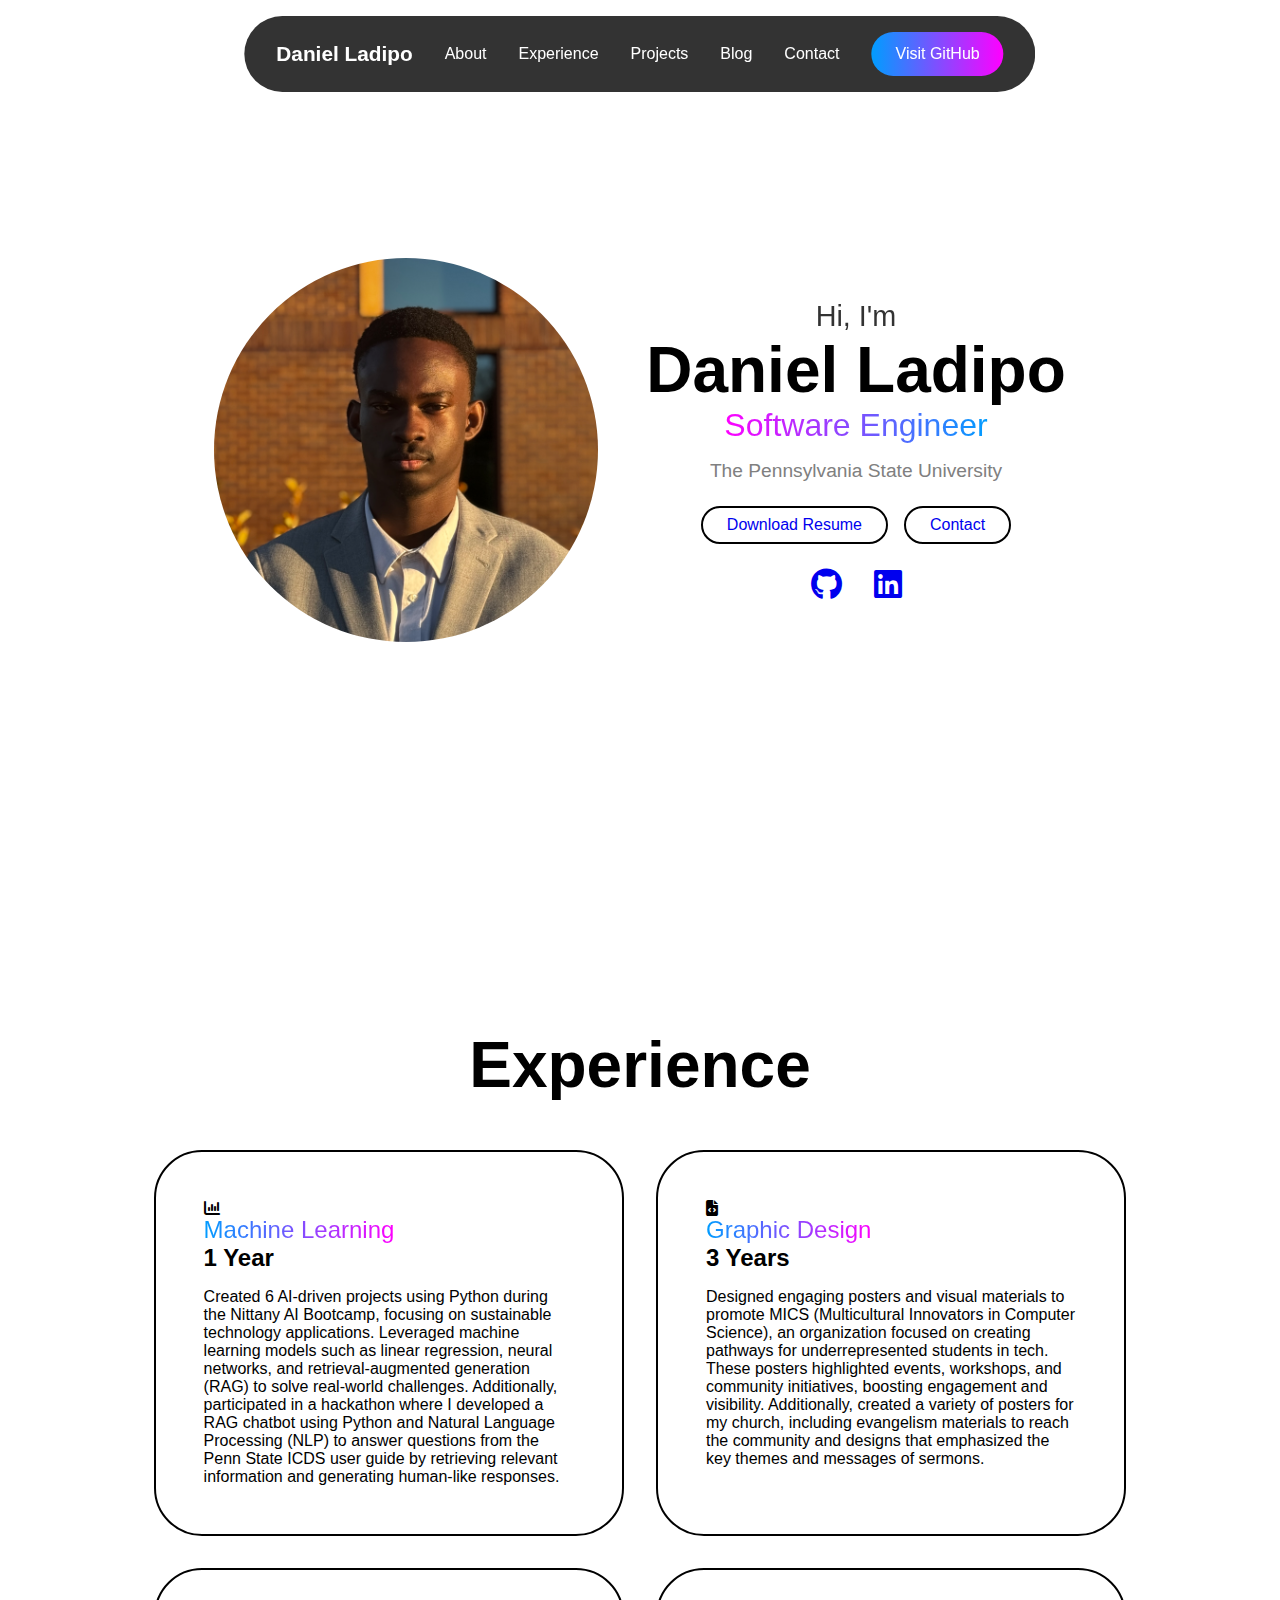
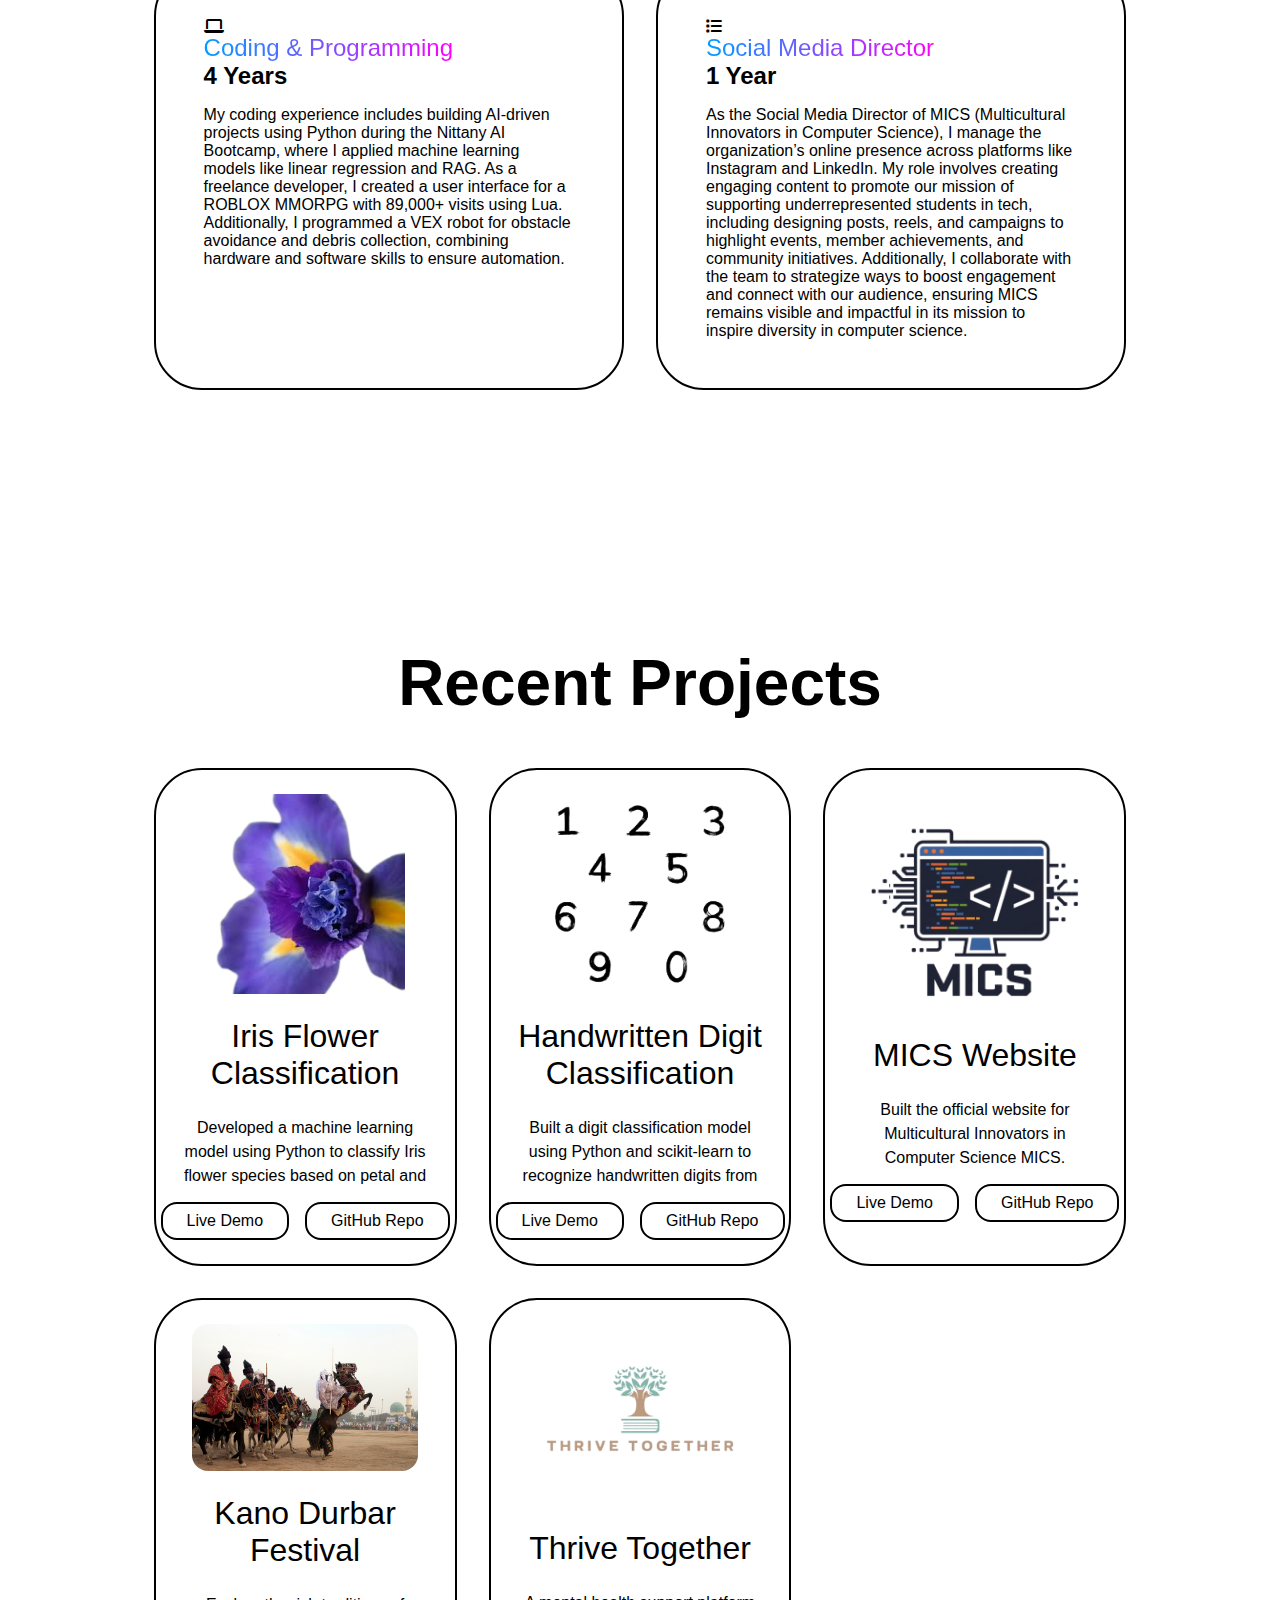
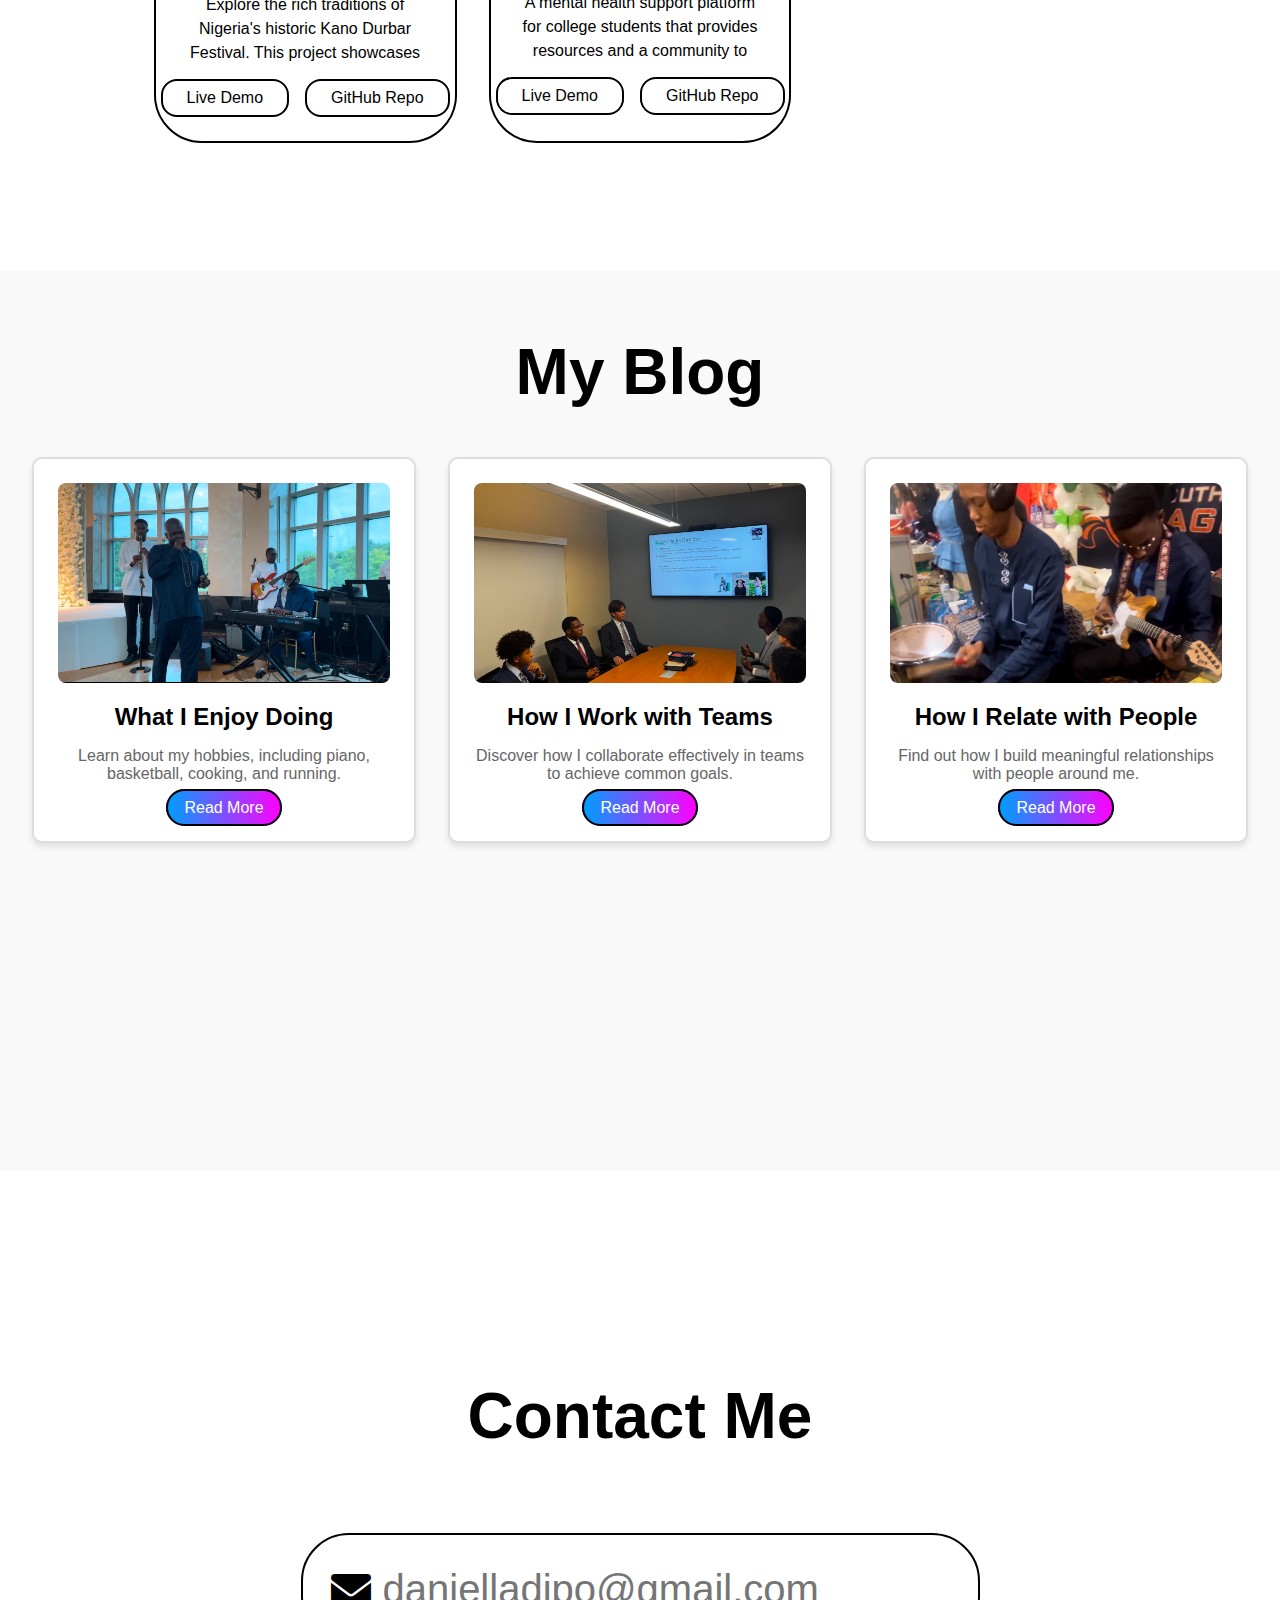
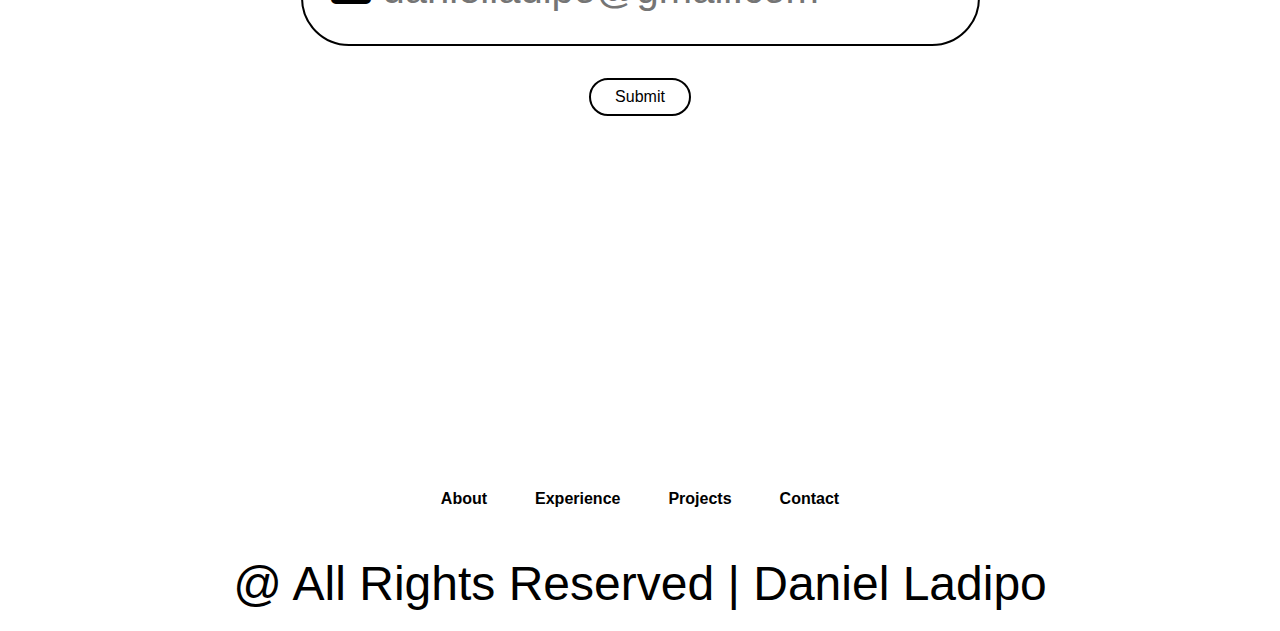
<file: index.html>
<!DOCTYPE html>
<html lang="en">
<head>
    <meta charset="UTF-8">
    <meta name="viewport" content="width=device-width, initial-scale=1.0">
    <title>Portfolio Website</title>
    <link rel="stylesheet" href="style.css">
    <link rel="stylesheet" href="https://cdnjs.cloudflare.com/ajax/libs/font-awesome/6.6.0/css/all.min.css">
</head>
<body>
    <header class="header">
        <a href="#" class="logo"><span>Daniel Ladipo</span></a>
        <ul class="nav-links">
            <li><a href="#about">About</a></li>
            <li><a href="#experience">Experience</a></li>
            <li><a href="#projects">Projects</a></li>
            <li><a href="#blog">Blog</a></li>
            <li><a href="#contact">Contact</a></li>
        </ul>
        <i class="fa-solid fa-bars" id="menu-icon"></i>
        <button class="visit-btn" id="visit-github">Visit GitHub</button>
    </header>

    <!-- About Section -->
    <section id="about" class="about">
        <div class="about-container">
            <img src="image.jpeg" alt="Daniel Ladipo">
            <div class="info-box">
                <div class="text">
                    <h3>Hi, I'm</h3>
                    <h1>Daniel Ladipo</h1>
                    <span>Software Engineer</span>
                    <p style="margin-top: 1rem; font-size: 1.2rem; font-weight: 500; color: gray;">
                        The Pennsylvania State University
                    </p>
                </div>
                <div class="btn-group">
                    <a href="my_resume.pdf" download class="btn">Download Resume</a>
                    <a href="#contact" class="btn">Contact</a>
                </div>
                <div class="socials">
                    <a href="https://github.com/5k-dan" target="_blank">
                        <i class="fa-brands fa-github"></i>
                    </a>
                    <a href="https://www.linkedin.com/in/daniel-ladipo-a55960312/" target="_blank">
                        <i class="fa-brands fa-linkedin"></i>
                    </a>
                </div>
            </div>
        </div>
    </section>

    <!-- Experience Section -->
    <section id="experience" class="experience">
        <h2 class="section-title">Experience</h2>
        <div class="experience-info">
            <div class="grid">
                <div class="grid-card">
                    <i class="fa-solid fa-chart-column"></i>
                    <span>Machine Learning</span>
                    <h3>1 Year</h3>
                    <p>Created 6 AI-driven projects using Python during the Nittany AI Bootcamp, focusing on sustainable technology applications. Leveraged machine learning models such as linear regression, neural networks, and retrieval-augmented generation (RAG) to solve real-world challenges. Additionally, participated in a hackathon where I developed a RAG chatbot using Python and Natural Language Processing (NLP) to answer questions from the Penn State ICDS user guide by retrieving relevant information and generating human-like responses.</p>
                </div>
                <div class="grid-card">
                    <i class="fa-solid fa-file-code"></i>
                    <span>Graphic Design</span>
                    <h3>3 Years</h3>
                    <p>Designed engaging posters and visual materials to promote MICS (Multicultural Innovators in Computer Science), an organization focused on creating pathways for underrepresented students in tech. These posters highlighted events, workshops, and community initiatives, boosting engagement and visibility. Additionally, created a variety of posters for my church, including evangelism materials to reach the community and designs that emphasized the key themes and messages of sermons.</p>
                </div>
                <div class="grid-card">
                    <i class="fa-solid fa-laptop"></i>
                    <span>Coding & Programming</span>
                    <h3>4 Years</h3>
                    <p>My coding experience includes building AI-driven projects using Python during the Nittany AI Bootcamp, where I applied machine learning models like linear regression and RAG. As a freelance developer, I created a user interface for a ROBLOX MMORPG with 89,000+ visits using Lua. Additionally, I programmed a VEX robot for obstacle avoidance and debris collection, combining hardware and software skills to ensure automation.</p>
                </div>
                <div class="grid-card">
                    <i class="fa-solid fa-list"></i>
                    <span>Social Media Director</span>
                    <h3>1 Year</h3>
                    <p>As the Social Media Director of MICS (Multicultural Innovators in Computer Science), I manage the organization’s online presence across platforms like Instagram and LinkedIn. My role involves creating engaging content to promote our mission of supporting underrepresented students in tech, including designing posts, reels, and campaigns to highlight events, member achievements, and community initiatives. Additionally, I collaborate with the team to strategize ways to boost engagement and connect with our audience, ensuring MICS remains visible and impactful in its mission to inspire diversity in computer science.</p>
                </div>
            </div>
        </div>
    </section>

   <section id="projects" class="projects">
    <h2 class="section-title">Recent Projects</h2>
    <div class="projects-grid">
        <!-- Existing Projects -->
        <div class="project-card">
            <img src="iris_pic.png" alt="Iris Flower Classification">
            <h3>Iris Flower Classification</h3>
            <p>Developed a machine learning model using Python to classify Iris flower species based on petal and sepal dimensions. Achieved 98% accuracy by implementing logistic regression and visualized feature relationships with Seaborn and Matplotlib.</p>
            <div class="btn-group">
                <a href="https://github.com/5k-dan/Ai-Projects/blob/main/Flower_Classification.ipynb" target="_blank" class="btn">Live Demo</a>
                <a href="https://github.com/5k-dan/Ai-Projects/blob/main/Flower_Classification.ipynb" target="_blank" class="btn">GitHub Repo</a>
            </div>
        </div>
        <div class="project-card">
            <img src="digits_pic.png" alt="Handwritten Digit Classification">
            <h3>Handwritten Digit Classification</h3>
            <p>Built a digit classification model using Python and scikit-learn to recognize handwritten digits from the MNIST dataset. Utilized machine learning algorithms and achieved high accuracy through data preprocessing and model optimization.</p>
            <div class="btn-group">
                <a href="https://github.com/5k-dan/Ai-Projects/blob/main/MNIST_from_scratch.ipynb" target="_blank" class="btn">Live Demo</a>
                <a href="https://github.com/5k-dan/Ai-Projects/blob/main/MNIST_from_scratch.ipynb" target="_blank" class="btn">GitHub Repo</a>
            </div>
        </div>
        <div class="project-card">
            <img src="MICS_LOGO.png" alt="MICS Website">
            <h3>MICS Website</h3>
            <p>Built the official website for Multicultural Innovators in Computer Science MICS.</p>
            <div class="btn-group">
                <a href="https://micspsu.netlify.app/" target="_blank" class="btn">Live Demo</a>
                <a href="https://github.com/5k-dan/mics_website" target="_blank" class="btn">GitHub Repo</a>
            </div>
        </div>
        <div class="project-card">
            <img src="kanodurbar_pic.jpeg" alt="Kano Durbar Festival">
            <h3>Kano Durbar Festival</h3>
            <p>Explore the rich traditions of Nigeria's historic Kano Durbar Festival. This project showcases the vibrant culture and heritage.</p>
            <div class="btn-group">
                <a href="https://kanodurbarfestival.netlify.app/" target="_blank" class="btn">Live Demo</a>
                <a href="https://github.com/5k-dan/kanodurbar" target="_blank" class="btn">GitHub Repo</a>
            </div>
        </div>
        <!-- New Project -->
        <div class="project-card">
            <img src="thrivelogo.png" alt="Thrive Together">
            <h3>Thrive Together</h3>
            <p>A mental health support platform for college students that provides resources and a community to thrive emotionally. Learn more about this innovative tool to promote well-being in the college environment.</p>
            <div class="btn-group">
                <a href="https://thrivetogethers.netlify.app/#" target="_blank" class="btn">Live Demo</a>
                <a href="https://github.com/5k-dan/thrivetogether" target="_blank" class="btn">GitHub Repo</a>
            </div>
        </div>
    </div>
</section>


    <!-- Blog Section -->
    <section id="blog" class="blog">
        <h2 class="section-title">My Blog</h2>
        <div class="blog-grid">
            <div class="blog-card">
                <img src="enjoy2.jpg" alt="What I Enjoy Doing" class="blog-img-1">
                <h3>What I Enjoy Doing</h3>
                <p>Learn about my hobbies, including piano, basketball, cooking, and running.</p>
                <a href="blog-what-i-enjoy-doing.html" class="btn">Read More</a>
            </div>
            <div class="blog-card">
                <img src="teams1.jpg" alt="How I Work with Teams" class="blog-img-2">
                <h3>How I Work with Teams</h3>
                <p>Discover how I collaborate effectively in teams to achieve common goals.</p>
                <a href="blog-how-i-work-with-teams.html" class="btn">Read More</a>
            </div>
            <div class="blog-card">
                <img src="relate1.jpg" alt="How I Relate with People" class="blog-img-3">
                <h3>How I Relate with People</h3>
                <p>Find out how I build meaningful relationships with people around me.</p>
                <a href="blog-how-i-relate-with-people.html" class="btn">Read More</a>
            </div>
        </div>
    </section>


    <!-- Contact Section -->
    <section class="contact" id="contact">
        <div class="input-box">
            <h2 class="section-title">Contact Me</h2>
            <div class="input">
                <input type="text" placeholder="danielladipo@gmail.com">
                <i class="fa-solid fa-envelope"></i>
            </div>
            <div class="btn">Submit</div>
        </div>
    </section>

    <!-- Footer -->
    <footer>
        <ul>
            <li><a href="#about">About</a></li>
            <li><a href="#experience">Experience</a></li>
            <li><a href="#projects">Projects</a></li>
            <li><a href="#contact">Contact</a></li>
        </ul>
        <p class="copyright">@ All Rights Reserved | Daniel Ladipo</p>
    </footer>

    <script src="script.js"></script>
</body>
</html>
</file>
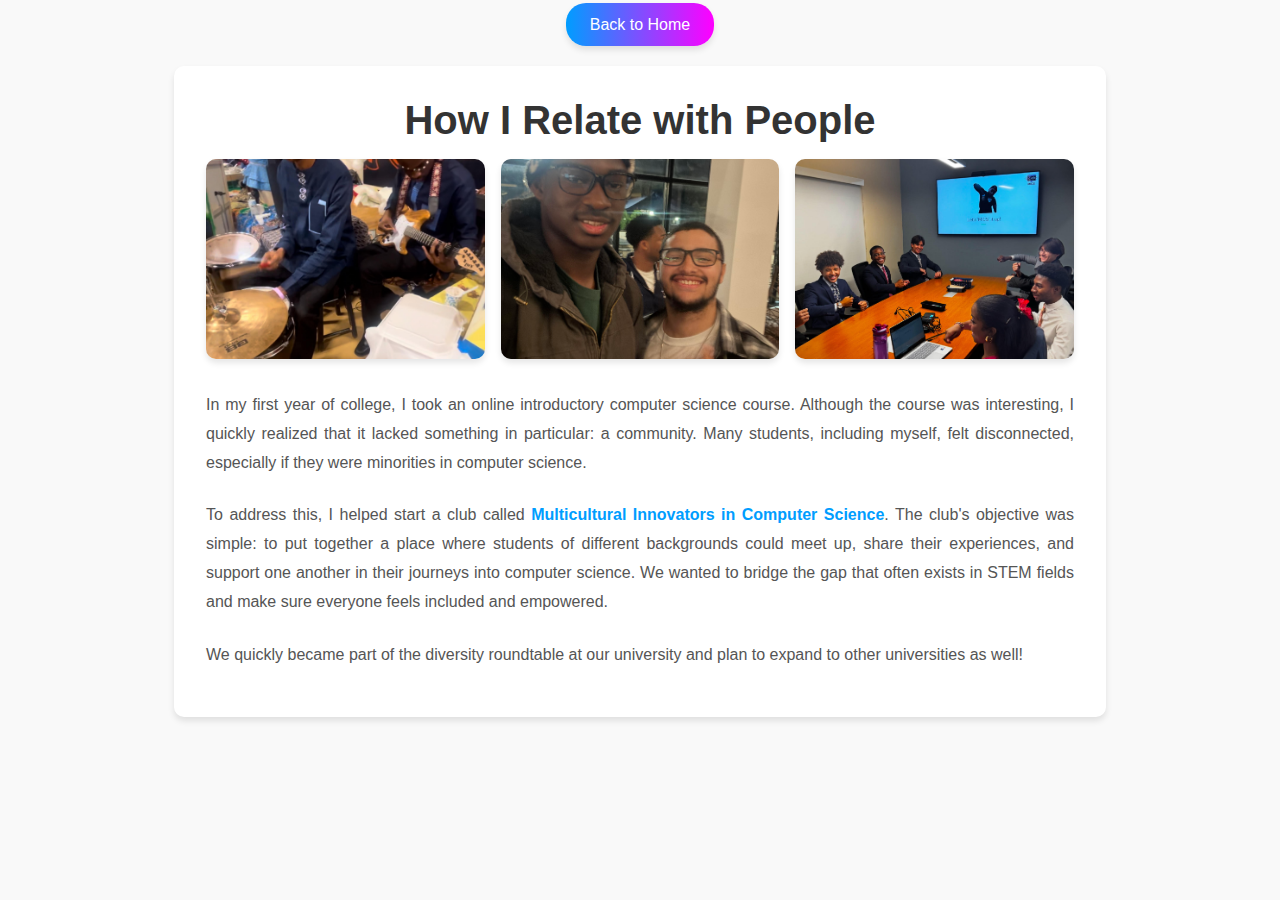
<file: blog-how-i-relate-with-people.html>
<!DOCTYPE html>
<html lang="en">
<head>
    <meta charset="UTF-8">
    <meta name="viewport" content="width=device-width, initial-scale=1.0">
    <title>How I Relate with People</title>
    <style>
        body {
            font-family: 'Poppins', sans-serif;
            margin: 0;
            padding: 0;
            background-color: #f9f9f9;
        }
        .back-home {
            text-align: center;
            margin: 1rem 0;
        }
        .btn {
            padding: 0.8rem 1.5rem;
            background: linear-gradient(to right, rgb(0, 157, 255), rgb(255, 0, 255));
            color: white;
            border-radius: 20px;
            text-decoration: none;
            font-size: 1rem;
            box-shadow: 0 4px 6px rgba(0, 0, 0, 0.1);
        }
        .btn:hover {
            background: linear-gradient(to right, rgb(255, 0, 255), rgb(0, 157, 255));
            transform: scale(1.05);
        }
        .relate-container {
            max-width: 900px;
            margin: 2rem auto;
            padding: 1rem;
            background: white;
            border-radius: 10px;
            box-shadow: 0 4px 6px rgba(0, 0, 0, 0.1);
            overflow: hidden;
        }
        .relate-title {
            font-size: 2.5rem;
            font-weight: bold;
            text-align: center;
            margin: 1rem 0;
            color: #333;
        }
        .relate-content {
            margin: 2rem auto;
            line-height: 1.8;
            font-size: 1rem;
            color: #555;
            text-align: justify;
            padding: 0 1rem;
        }
        .relate-content p {
            margin-bottom: 1.5rem;
        }
        .image-grid {
            display: grid;
            grid-template-columns: repeat(auto-fit, minmax(200px, 1fr));
            gap: 1rem;
            justify-content: center;
            margin: 1rem 0;
            padding: 0 1rem;
        }
        .image-grid img {
            width: 100%;
            height: 200px;
            object-fit: cover;
            border-radius: 10px;
            box-shadow: 0 4px 6px rgba(0, 0, 0, 0.1);
            transition: transform 0.3s ease;
        }
        .image-grid img:hover {
            transform: scale(1.05);
        }
        .highlight {
            color: rgb(0, 157, 255);
            font-weight: bold;
        }
        @media (max-width: 768px) {
            .image-grid {
                grid-template-columns: 1fr;
            }
        }
    </style>
</head>
<body>
    <!-- Back to Home Button -->
    <div class="back-home">
        <a href="index.html" class="btn">Back to Home</a>
    </div>

    <!-- Blog Post Content -->
    <div class="relate-container">
        <h1 class="relate-title">How I Relate with People</h1>
        <div class="image-grid">
            <img src="relate1.jpg" alt="Networking Event">
            <img src="relate2.jpg" alt="Collaboration Session">
            <img src="relate3.jpg" alt="Community Building">
        </div>
        <div class="relate-content">
            <p>
                In my first year of college, I took an online introductory computer science course. Although the course was interesting, I quickly realized that it lacked something in particular: a community. Many students, including myself, felt disconnected, especially if they were minorities in computer science.
            </p>
            <p>
                To address this, I helped start a club called <span class="highlight">Multicultural Innovators in Computer Science</span>. The club's objective was simple: to put together a place where students of different backgrounds could meet up, share their experiences, and support one another in their journeys into computer science. We wanted to bridge the gap that often exists in STEM fields and make sure everyone feels included and empowered.
            </p>
            <p>
                We quickly became part of the diversity roundtable at our university and plan to expand to other universities as well!
            </p>
        </div>
    </div>
</body>
</html>
</file>
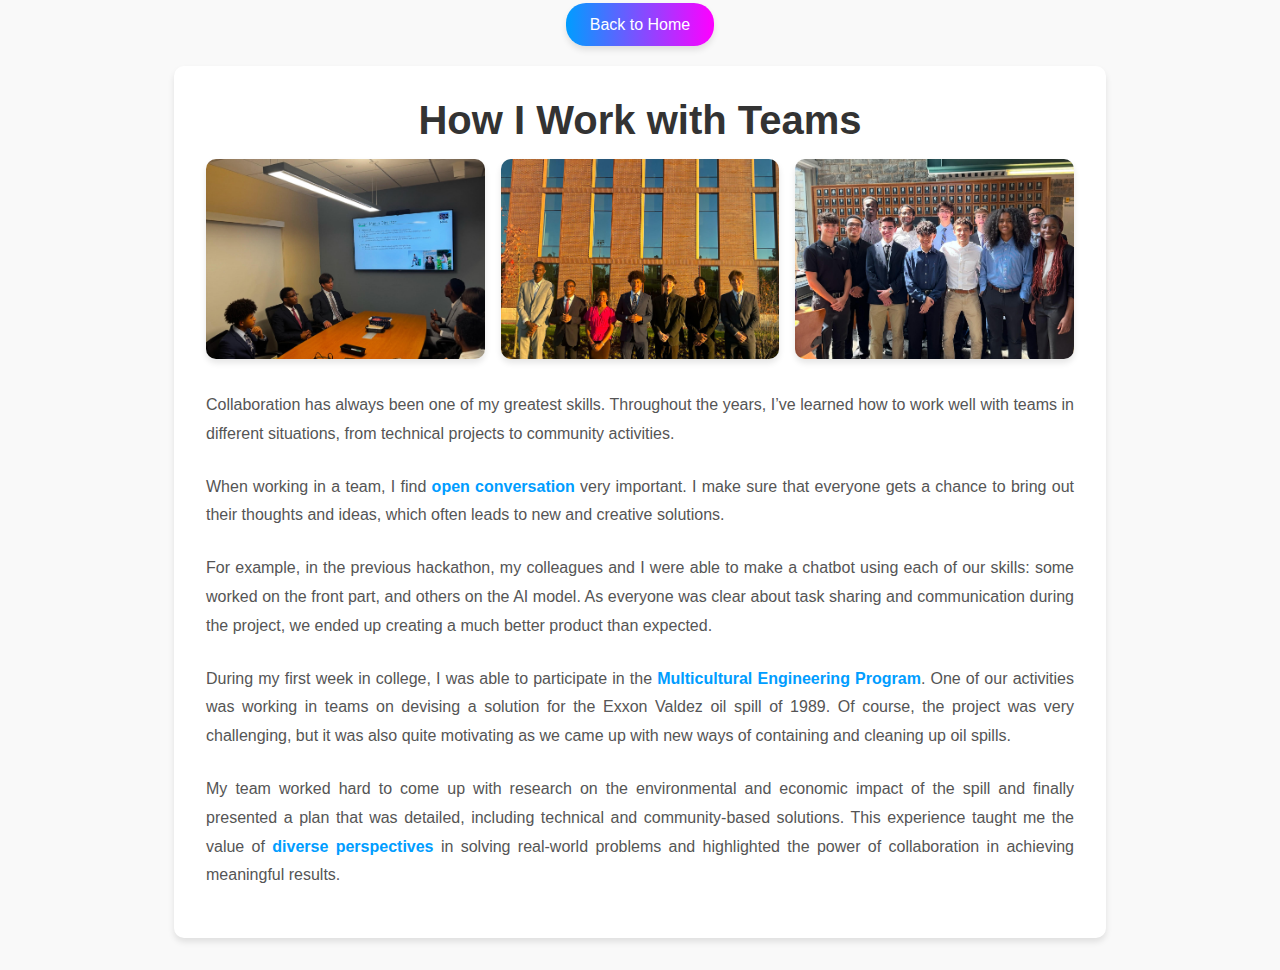
<file: blog-how-i-work-with-teams.html>
<!DOCTYPE html>
<html lang="en">
<head>
    <meta charset="UTF-8">
    <meta name="viewport" content="width=device-width, initial-scale=1.0">
    <title>How I Work with Teams</title>
    <style>
        body {
            font-family: 'Poppins', sans-serif;
            margin: 0;
            padding: 0;
            background-color: #f9f9f9;
        }
        .back-home {
            text-align: center;
            margin: 1rem 0;
        }
        .btn {
            padding: 0.8rem 1.5rem;
            background: linear-gradient(to right, rgb(0, 157, 255), rgb(255, 0, 255));
            color: white;
            border-radius: 20px;
            text-decoration: none;
            font-size: 1rem;
            box-shadow: 0 4px 6px rgba(0, 0, 0, 0.1);
        }
        .btn:hover {
            background: linear-gradient(to right, rgb(255, 0, 255), rgb(0, 157, 255));
            transform: scale(1.05);
        }
        .work-with-teams-container {
            max-width: 900px;
            margin: 2rem auto;
            padding: 1rem;
            background: white;
            border-radius: 10px;
            box-shadow: 0 4px 6px rgba(0, 0, 0, 0.1);
            overflow: hidden;
        }
        .work-with-teams-title {
            font-size: 2.5rem;
            font-weight: bold;
            text-align: center;
            margin: 1rem 0;
            color: #333;
        }
        .work-with-teams-content {
            margin: 2rem auto;
            line-height: 1.8;
            font-size: 1rem;
            color: #555;
            text-align: justify;
            padding: 0 1rem;
        }
        .work-with-teams-content p {
            margin-bottom: 1.5rem;
        }
        .image-grid {
            display: grid;
            grid-template-columns: repeat(auto-fit, minmax(200px, 1fr));
            gap: 1rem;
            justify-content: center;
            margin: 1rem 0;
            padding: 0 1rem;
        }
        .image-grid img {
            width: 100%;
            height: 200px;
            object-fit: cover;
            border-radius: 10px;
            box-shadow: 0 4px 6px rgba(0, 0, 0, 0.1);
            transition: transform 0.3s ease;
        }
        .image-grid img:hover {
            transform: scale(1.05);
        }
        .highlight {
            color: rgb(0, 157, 255);
            font-weight: bold;
        }
        @media (max-width: 768px) {
            .image-grid {
                grid-template-columns: 1fr;
            }
        }
    </style>
</head>
<body>
    <!-- Back to Home Button -->
    <div class="back-home">
        <a href="index.html" class="btn">Back to Home</a>
    </div>

    <!-- Blog Post Content -->
    <div class="work-with-teams-container">
        <h1 class="work-with-teams-title">How I Work with Teams</h1>
        <div class="image-grid">
            <img src="teams1.jpg" alt="Team Collaboration Brainstorming">
            <img src="teams2.jpg" alt="Hackathon Collaboration">
            <img src="teams3.jpg" alt="Team Presentation">
        </div>
        <div class="work-with-teams-content">
            <p>
                Collaboration has always been one of my greatest skills. Throughout the years, I’ve learned how to work well with teams in different situations, from technical projects to community activities.
            </p>
            <p>
                When working in a team, I find <span class="highlight">open conversation</span> very important. I make sure that everyone gets a chance to bring out their thoughts and ideas, which often leads to new and creative solutions.
            </p>
            <p>
                For example, in the previous hackathon, my colleagues and I were able to make a chatbot using each of our skills: some worked on the front part, and others on the AI model. As everyone was clear about task sharing and communication during the project, we ended up creating a much better product than expected.
            </p>
            <p>
                During my first week in college, I was able to participate in the <span class="highlight">Multicultural Engineering Program</span>. One of our activities was working in teams on devising a solution for the Exxon Valdez oil spill of 1989. Of course, the project was very challenging, but it was also quite motivating as we came up with new ways of containing and cleaning up oil spills.
            </p>
            <p>
                My team worked hard to come up with research on the environmental and economic impact of the spill and finally presented a plan that was detailed, including technical and community-based solutions. This experience taught me the value of <span class="highlight">diverse perspectives</span> in solving real-world problems and highlighted the power of collaboration in achieving meaningful results.
            </p>
        </div>
    </div>
</body>
</html>
</file>
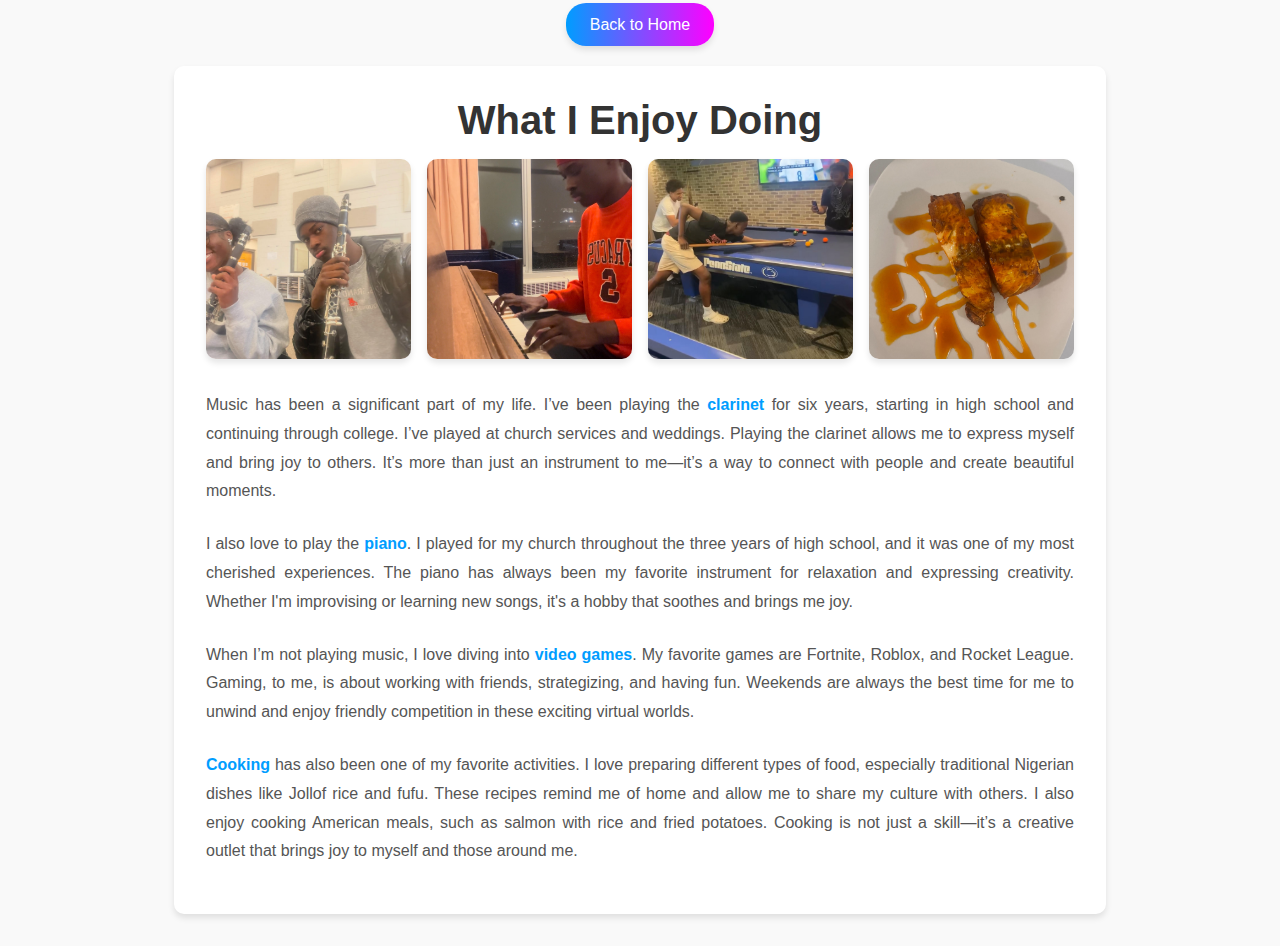
<file: blog-what-i-enjoy-doing.html>
<!DOCTYPE html>
<html lang="en">
<head>
    <meta charset="UTF-8">
    <meta name="viewport" content="width=device-width, initial-scale=1.0">
    <title>What I Enjoy Doing</title>
    <style>
        body {
            font-family: 'Poppins', sans-serif;
            margin: 0;
            padding: 0;
            background-color: #f9f9f9;
        }
        .back-home {
            text-align: center;
            margin: 1rem 0;
        }
        .btn {
            padding: 0.8rem 1.5rem;
            background: linear-gradient(to right, rgb(0, 157, 255), rgb(255, 0, 255));
            color: white;
            border-radius: 20px;
            text-decoration: none;
            font-size: 1rem;
            box-shadow: 0 4px 6px rgba(0, 0, 0, 0.1);
        }
        .btn:hover {
            background: linear-gradient(to right, rgb(255, 0, 255), rgb(0, 157, 255));
            transform: scale(1.05);
        }
        .blog-post-container {
            max-width: 900px;
            margin: 2rem auto;
            padding: 1rem;
            background: white;
            border-radius: 10px;
            box-shadow: 0 4px 6px rgba(0, 0, 0, 0.1);
            overflow: hidden;
        }
        .post-title {
            font-size: 2.5rem;
            font-weight: bold;
            text-align: center;
            margin: 1rem 0;
            color: #333;
        }
        .post-content {
            margin: 2rem auto;
            line-height: 1.8;
            font-size: 1rem;
            color: #555;
            text-align: justify;
            padding: 0 1rem;
        }
        .post-content p {
            margin-bottom: 1.5rem;
        }
        .image-grid {
            display: grid;
            grid-template-columns: repeat(auto-fit, minmax(200px, 1fr));
            gap: 1rem;
            justify-content: center;
            margin: 1rem 0;
            padding: 0 1rem;
        }
        .image-grid img {
            width: 100%;
            height: 200px;
            object-fit: cover;
            border-radius: 10px;
            box-shadow: 0 4px 6px rgba(0, 0, 0, 0.1);
            transition: transform 0.3s ease;
        }
        .image-grid img:hover {
            transform: scale(1.05);
        }
        .highlight {
            color: rgb(0, 157, 255);
            font-weight: bold;
        }
        @media (max-width: 768px) {
            .image-grid {
                grid-template-columns: 1fr;
            }
        }
    </style>
</head>
<body>
    <div class="back-home">
        <a href="index.html" class="btn">Back to Home</a>
    </div>
    <div class="blog-post-container">
        <h1 class="post-title">What I Enjoy Doing</h1>
        <div class="image-grid">
            <img src="clarinet.jpg" alt="Playing the Clarinet">
            <img src="piano.jpg" alt="Playing the Piano">
            <img src="gaming.jpg" alt="Gaming with Friends">
            <img src="cooking.jpg" alt="Cooking Delicious Meals">
        </div>
        <div class="post-content">
            <p>
                Music has been a significant part of my life. I’ve been playing the <span class="highlight">clarinet</span> for six years, starting in high school and continuing through college. I’ve played at church services and weddings. Playing the clarinet allows me to express myself and bring joy to others. It’s more than just an instrument to me—it’s a way to connect with people and create beautiful moments.
            </p>
            <p>
                I also love to play the <span class="highlight">piano</span>. I played for my church throughout the three years of high school, and it was one of my most cherished experiences. The piano has always been my favorite instrument for relaxation and expressing creativity. Whether I'm improvising or learning new songs, it's a hobby that soothes and brings me joy.
            </p>
            <p>
                When I’m not playing music, I love diving into <span class="highlight">video games</span>. My favorite games are Fortnite, Roblox, and Rocket League. Gaming, to me, is about working with friends, strategizing, and having fun. Weekends are always the best time for me to unwind and enjoy friendly competition in these exciting virtual worlds.
            </p>
            <p>
                <span class="highlight">Cooking</span> has also been one of my favorite activities. I love preparing different types of food, especially traditional Nigerian dishes like Jollof rice and fufu. These recipes remind me of home and allow me to share my culture with others. I also enjoy cooking American meals, such as salmon with rice and fried potatoes. Cooking is not just a skill—it’s a creative outlet that brings joy to myself and those around me.
            </p>
        </div>
    </div>
</body>
</html>
</file>
<file: style.css>
* {
    margin: 0;
    padding: 0;
    box-sizing: border-box;
    font-family: 'Poppins', sans-serif;
    text-decoration: none;
    scroll-behavior: smooth;
    list-style: none;
}

header {
    position: fixed;
    top: 1rem;
    left: 50%;
    transform: translateX(-50%);
    display: flex;
    align-items: center;
    gap: 5rem;
    background-color: rgba(0, 0, 0, 0.8);
    backdrop-filter: blur(8px);
    color: white;
    padding: 0.5rem 1.5rem;
    border-radius: 3rem;
    z-index: 1000;
}

.logo {
    color: white;
    font-size: 1.3rem;
    font-weight: 600;
    white-space: nowrap;
    transition: 0.3s ease-in-out;
}

.logo:hover {
    transform: scale(1.1);
}

.nav-links {
    display: flex;
    gap: 2rem;
}

li a {
    position: relative;
    color: white;
    font-weight: 300;
}

li a::before {
    position: absolute;
    content: '';
    width: 0;
    left: 0;
    height: 5px;
    top: 25px;
    border-radius: 1rem;
    transition: 0.3s ease-in-out;
    background: linear-gradient(to right, rgb(0, 157, 255), rgb(255, 0, 255));
}

li a:hover::before {
    width: 100%;
}

.visit-btn {
    padding: 0.8rem 1.5rem;
    border-radius: 3rem;
    border: none;
    font-weight: 500;
    font-size: 1rem;
    color: white;
    cursor: pointer;
    text-wrap: nowrap;
    transition: 0.3s ease-in-out;
    background: linear-gradient(to right, rgb(0, 157, 255), rgb(255, 0, 255));
}

.visit-btn:hover {
    transform: scale(1.03);
    box-shadow: 0 5px 15px rgba(255, 0, 255, 0.4);
}

#menu-icon {
    font-size: 2rem;
    display: none;
}

@media (max-width: 768px) {
    #menu-icon {
        display: block;
        cursor: pointer;
    }

    .nav-links {
        display: none;
        flex-direction: column;
        gap: 1rem;
        position: absolute;
        top: 100%;
        right: 0;
        background-color: rgba(0, 0, 0, 0.9);
        padding: 1rem;
        border-radius: 1rem;
    }

    .nav-links.active {
        display: flex;
    }
}

section {
    min-height: 100vh;
    padding: 8rem 12%;
    width: 100%;
    position: relative;
}

.about {
    display: flex;
    align-items: center;
    justify-content: center;
}

.about .about-container {
    display: flex;
    align-items: center;
    justify-content: center;
    gap: 10rem;
}

.about img {
    width: 30vw;
    height: 30vw;
    object-fit: cover;
    object-position: center top; /* Moves the image slightly upwards */
    border-radius: 50%;
}




.info-box {
    display: flex;
    flex-direction: column;
    text-align: center;
    align-items: center;
    justify-content: center;
    gap: 1.5rem;
}

.info-box h3 {
    font-size: 1.8rem;
    font-weight: 500;
    opacity: 0.8;
}

.info-box h1 {
    font-size: 4rem;
    font-weight: 600;
}

.info-box span {
    background: linear-gradient(to right, rgb(255, 0, 255), rgb(0, 157, 255));
    background-clip: text;
    color: transparent;
    font-size: 2rem;
}

.btn-group {
    display: flex;
    gap: 1rem;
}

.btn {
    border-radius: 3rem;
    padding: 0.5rem 1.5rem;
    border: 2px solid black;
    cursor: pointer;
    font-weight: 500;
    text-wrap: nowrap;
    transition: 0.2s ease-in-out;
}

.btn:hover {
    background-color: black;
    color: white;
}

.socials {
    display: flex;
    gap: 2rem;
}

.socials i {
    font-size: 2.5rem;
    cursor: pointer;
    transition: 0.2s ease-in-out;
}
.socials i:hover{
    transform: scale(1.1);
}
/* Add this code after your existing .socials styles */
.socials a i {
    font-size: 2rem;
    transition: color 0.3s ease;
}

.socials a i:hover {
    color: #0077b5; /* LinkedIn Blue for hover effect */
}

.section-title {
    text-align: center;
    font-size: 4rem;
    font-weight: 600;
    margin-bottom: 3rem;
}

.experience-info {
    display: flex;
    align-items: center;
    justify-content: center;
    gap: 5rem;
}

.experience img {
    width: 24vw;
    border-radius: 3rem;
}

.grid {
    display: grid;
    grid-template-columns: repeat(2, 1fr);
    gap: 2rem;
}

.grid-card {
    border: 2px solid black;
    border-radius: 3rem;
    padding: 3rem;
    display: flex;
    flex-direction: column;
    align-items: baseline;
    justify-content: left;
    cursor: pointer;
    transition: 0.2s ease-in-out;
}

.grid-card:hover {
    transform: scale(1.02);
    background-color: black;
    color: white;
}

.grid-card h3 {
    font-size: 1.5rem;
    margin-bottom: 1rem;
}

.grid-card span {
    font-size: 1.5rem;
    font-weight: 500;
    background: linear-gradient(to right, #009dff, #ff00ff);
    background-clip: text;
    color: transparent;
}
::-webkit-scrollbar {
    width: 20px;
}

::-webkit-scrollbar-track {
    background-color: rgb(219, 219, 219);
}

::-webkit-scrollbar-thumb {
    background: linear-gradient(to bottom, #009dff, #ff00ff);
}

.projects-grid {
    display: grid;
    grid-template-columns: repeat(auto-fit, minmax(300px, 1fr));
    gap: 2rem;
}

.project-card {
    padding: 1.5rem;
    display: flex;
    flex-direction: column;
    align-items: center;
    justify-content: center;
    text-align: center;
    gap: 1rem;
    border: 2px solid black;
    border-radius: 3rem;
    cursor: pointer;
    transition: 0.3s ease-in-out;
    max-height: 500px;
    overflow: hidden;
}

.project-card img {
    width: 90%; /* Adjusted width to fit within the card */
    height: auto; /* Maintains aspect ratio */
    max-height: 200px; /* Prevents the image from taking too much space */
    object-fit: contain; /* Ensures the entire image is visible */
    border-radius: 1rem;
}

.project-card h3 {
    font-size: 1.5rem;
    font-weight: 600;
    margin: 0.5rem 0;
}

.project-card p {
    font-size: 1rem;
    line-height: 1.5;
    text-align: center;
    max-height: 70px; /* Truncates long text */
    overflow: hidden;
    text-overflow: ellipsis;
}

.project-card .btn {
    border: 2px solid black;
    color: black;
    padding: 0.5rem 1.5rem;
    border-radius: 1rem;
    transition: 0.2s ease-in-out;
}

.project-card:hover {
    transform: scale(1.02);
    background-color: #f0f0f0;
}

.project-card:hover .btn:hover {
    background-color: black;
    color: white;
}

.project-card h3 {
    font-size: 2rem;
    font-weight: 500;
}

.input-box {
    display: flex;
    flex-direction: column;
    align-items: center;
    justify-content: center;
    text-align: center;
    gap: 2rem;
    margin-top: 5rem;
}

.input-box input {
    border-radius: 3rem;
    border: 2px solid black;
    padding: 2rem 8rem;
    font-size: 3rem;
}

.input-box input::placeholder {
    font-size: 3rem;
}
.input {
    position: relative;
}

.input i {
    position: absolute;
    font-size: 4rem;
    top: 50%;
    left: 10px;
    transform: translate(50%, -50%);
}
/* Blog Section */
.blog {
    padding: 4rem 2rem;
    background-color: #f9f9f9;
}

.blog-grid {
    display: grid;
    grid-template-columns: repeat(auto-fit, minmax(300px, 1fr));
    gap: 2rem;
}

.blog-card {
    background: #fff;
    border: 2px solid #ddd;
    border-radius: 10px;
    padding: 1.5rem;
    text-align: center;
    box-shadow: 0 4px 6px rgba(0, 0, 0, 0.1);
    transition: transform 0.2s ease;
}
.blog-img-1 {
    object-position: center 10%; /* Adjust downward for 'What I Enjoy Doing' */
}

.blog-img-2 {
    object-position: center; /* Reset to default for 'How I Work with Teams' */
}

.blog-img-3 {
    object-position: center 24%; /* Adjust slightly downward for 'How I Relate with People' */
}
/* Specific styling for images in the "What I Enjoy Doing" subpage */
.blog-post-container {
    max-width: 700px;
    margin: 2rem auto;
    padding: 1rem;
    text-align: center;
}

/* Post Title Styling */
.post-title {
    font-size: 2.5rem;
    font-weight: bold;
    margin-bottom: 1.5rem;
}

/* Image Styling */
.post-image {
    margin-bottom: 2rem;
}

.resized-img {
    width: 60%; /* Adjust size as needed */
    border-radius: 8px;
    box-shadow: 0 4px 6px rgba(0, 0, 0, 0.1);
    margin: 0 auto; /* Center the image */
    display: block;
}
/* Specific styling for the "How I Work with Teams" subpage */
.work-with-teams-container {
    max-width: 700px;
    margin: 2rem auto;
    padding: 1rem;
    text-align: center;
}

/* Post Title Styling */
.work-with-teams-title {
    font-size: 2.5rem;
    font-weight: bold;
    margin-bottom: 1.5rem;
}

/* Image Styling */
.work-with-teams-image {
    margin-bottom: 2rem;
}

.resized-teams-img {
    width: 60%; /* Adjust size as needed */
    border-radius: 8px;
    box-shadow: 0 4px 6px rgba(0, 0, 0, 0.1);
    margin: 0 auto; /* Center the image */
    display: block;
}

/* Post Content Styling */
.work-with-teams-content p {
    text-align: justify;
    line-height: 1.8;
    font-size: 1rem;
    color: #555;
    margin-bottom: 1.5rem;
}

/* Specific styling for the "How I Relate with People" subpage */
.relate-with-people-container {
    max-width: 700px;
    margin: 2rem auto;
    padding: 1rem;
    text-align: center;
}

/* Post Title Styling */
.relate-with-people-title {
    font-size: 2.5rem;
    font-weight: bold;
    margin-bottom: 1.5rem;
}

/* Image Styling */
.relate-with-people-image {
    margin-bottom: 2rem;
}

.resized-relate-img {
    width: 60%; /* Adjust size as needed */
    border-radius: 8px;
    box-shadow: 0 4px 6px rgba(0, 0, 0, 0.1);
    margin: 0 auto; /* Center the image */
    display: block;
}

/* Post Content Styling */
.relate-with-people-content p {
    text-align: justify;
    line-height: 1.8;
    font-size: 1rem;
    color: #555;
    margin-bottom: 1.5rem;
}


/* Post Content Styling */
.post-content p {
    text-align: justify;
    line-height: 1.8;
    font-size: 1rem;
    color: #555;
    margin-bottom: 1.5rem;
}


/* Back to Home Button */
.back-home {
    margin: 1rem;
}

.back-home .btn {
    padding: 0.8rem 1.5rem;
    background: linear-gradient(to right, rgb(0, 157, 255), rgb(255, 0, 255));
    color: white;
    border-radius: 20px;
    text-decoration: none;
    font-size: 1rem;
}

.back-home .btn:hover {
    background: linear-gradient(to right, rgb(255, 0, 255), rgb(0, 157, 255));
    transform: scale(1.05);
}

.blog-card img {
    width: 100%;
    height: 200px;
    object-fit: cover;
    border-radius: 8px;
}

.blog-card h3 {
    font-size: 1.5rem;
    margin: 1rem 0;
}

.blog-card p {
    color: #666;
    font-size: 1rem;
    margin-bottom: 1rem;
}

.blog-card .btn {
    color: white;
    background: linear-gradient(to right, rgb(0, 157, 255), rgb(255, 0, 255));
    padding: 0.5rem 1rem;
    border-radius: 20px;
    text-decoration: none;
    transition: background 0.2s ease;
}

.blog-card .btn:hover {
    background: linear-gradient(to right, rgb(255, 0, 255), rgb(0, 157, 255));
    transform: scale(1.05);
}

.blog-card:hover {
    transform: scale(1.05);
}

footer {
    bottom: 0;
    left: 0;
    height: 10rem;
    width: 100%;
    display: flex;
    flex-direction: column;
    gap: 1rem;
    align-items: center;
    justify-content: center;
}

footer ul {
    display: flex;
    align-items: center;
    gap: 3rem;
}
footer ul li a {
    color: black;
    font-weight: 600;
}

.copyright {
    font-size: 3rem;
    margin-top: 2rem;
}
@media (max-width: 1280px) {
    header {
        padding: 1rem 2rem;
        gap: 2rem;
    }

    .about .about-container {
        gap: 3rem;
    }

    .experience-info {
        flex-direction: column;
    }

    .input-box input {
        padding: 2rem 5rem;
        font-size: 2.5rem;
    }

    .input input::placeholder {
        font-size: 2.5rem;
    }

    .input-box i {
        font-size: 2.5rem;
    }
}
@media (max-width: 768px) {
    header {
        gap: 1rem;
        padding: 1rem 1rem;
    }

    header .logo {
        font-size: 1rem;
    }

    header .visit-btn {
        display: none;
    }
    .about-container{
        flex-direction:column ;
    }


    .input-box input {
        padding: 1rem 2rem;
        font-size: 1.8rem;
    }

    .input-box input::placeholder {
        font-size: 1.5rem;
    }
    .input-box i {
        display: none;
    }
    
    .grid {
        grid-template-columns: repeat(1, 1fr);
    }
    
    .experience-info img {
        width: 70vw;
    }

    
}
@media (max-width: 600px) {
    header #menu-icon {
        display: block;
    }

    .nav-links {
        position: absolute;
        top: 100%;
        margin-top: 1rem;
        width: 100%;
        padding: 1rem;
        color: white;
        display: flex;
        flex-direction: column;
        text-align: center;
        background: rgba(0, 0, 0, 0.9);
        border-radius: 3rem;
        display: none;
    }

    .nav-links li {
        margin-top: 1.5rem;
        padding: 1rem;
    }

    .nav-links.active {
        display: block;
    }

    header {
        padding: 1rem 5rem;
        gap: 3rem;
    }

    header .logo {
        font-size: 1.5rem;
    }
    .about-container img {
        width: 80vw;
    }
    
    .input-box input {
        padding: 0.5rem 3rem;
        width: 80%;
        font-size: 1.5rem;
    }
    
    .input-box input::placeholder {
        font-size: 1.5rem;
    }
    
    footer ul {
        gap: 1rem;
    }
}
</file>
